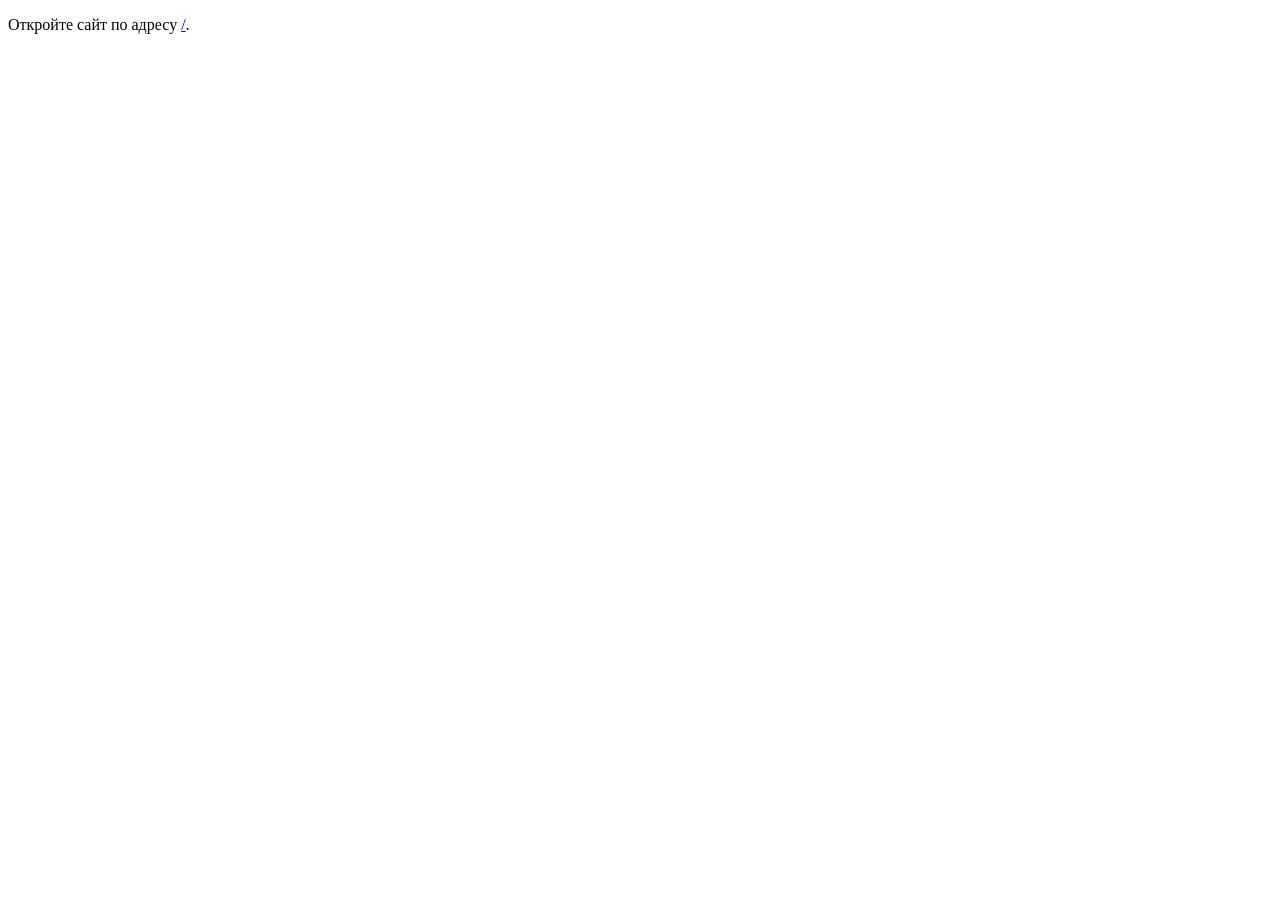
<file: index.html>
<!doctype html>
<html lang="ru">
<head>
  <meta charset="utf-8" />
  <meta name="viewport" content="width=device-width,initial-scale=1" />
  <title>Приглашение</title>
</head>
<body>
  <!--
    Эта страница больше НЕ делает редирект.
    Главная страница сайта отдаётся Nginx напрямую из /vladimirliliya на URL "/".
  -->
  <p>Откройте сайт по адресу <a href="/">/</a>.</p>
</body>
</html>
</file>
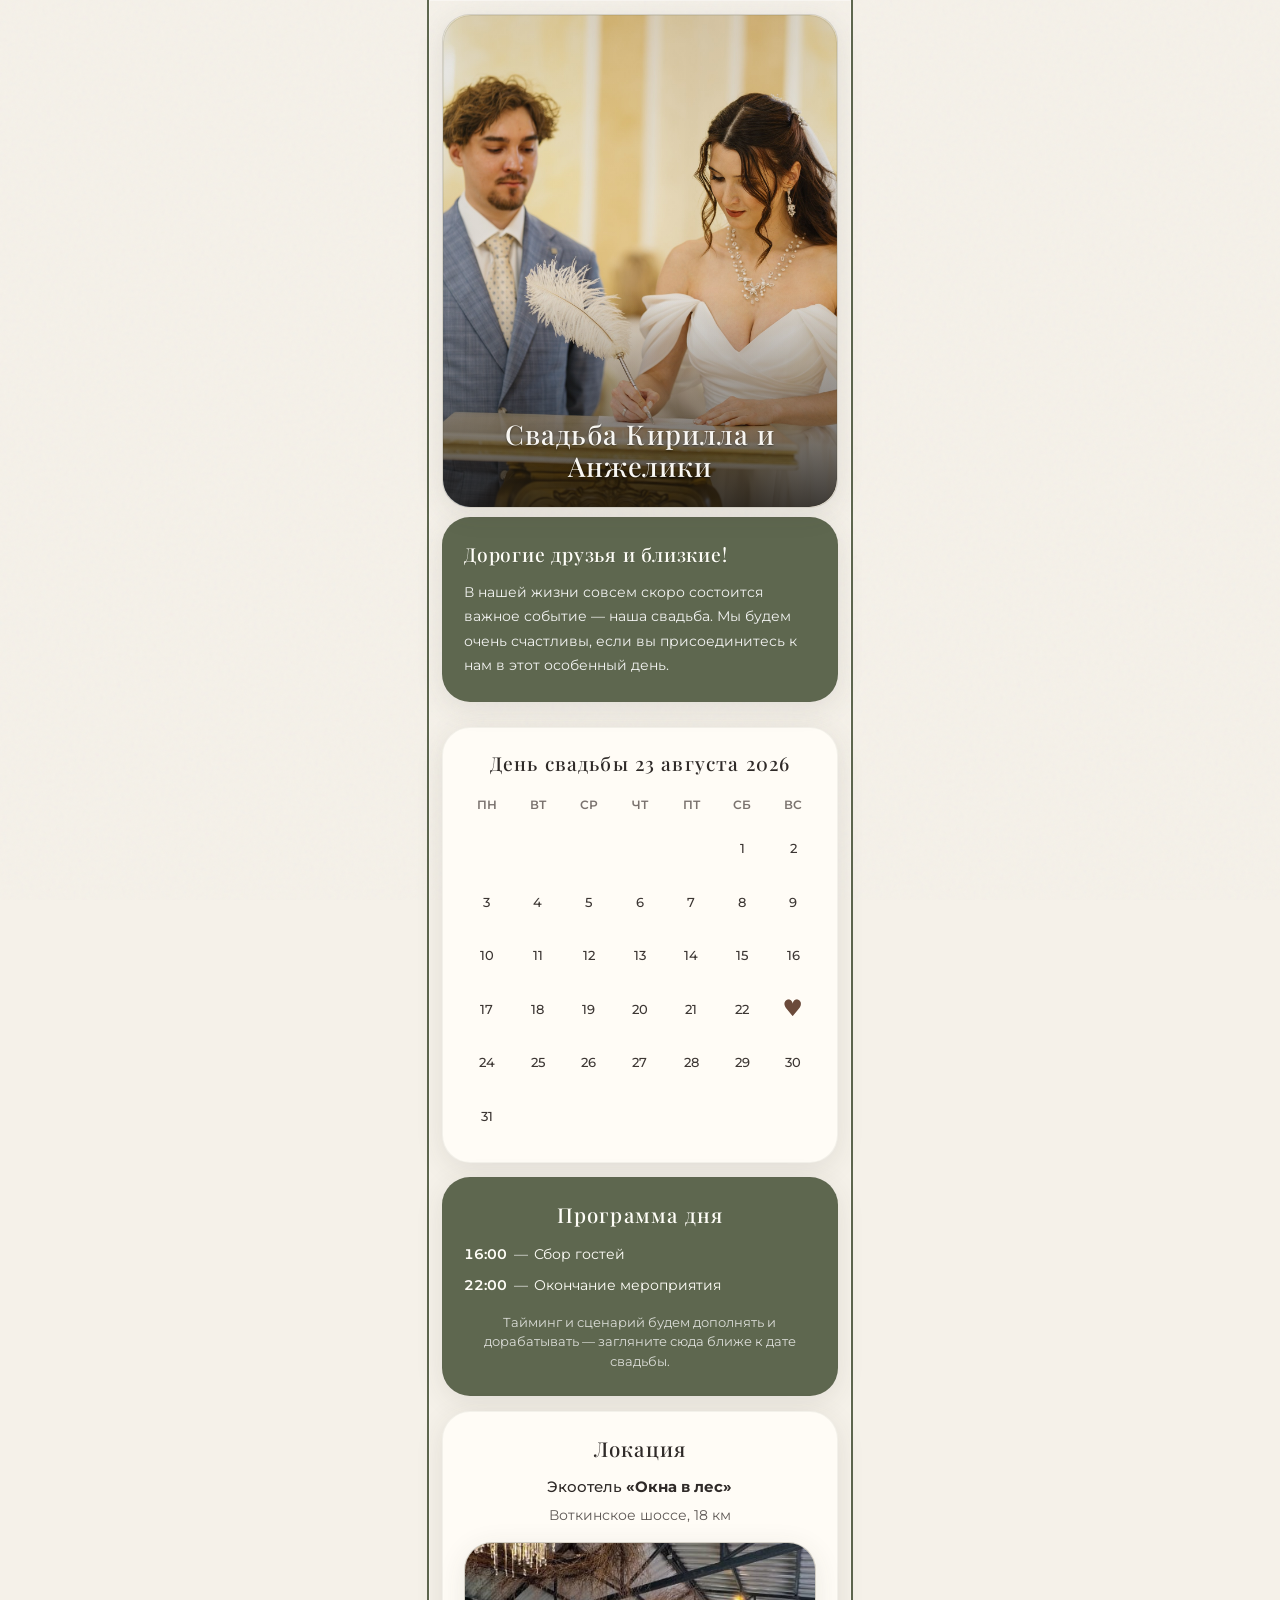
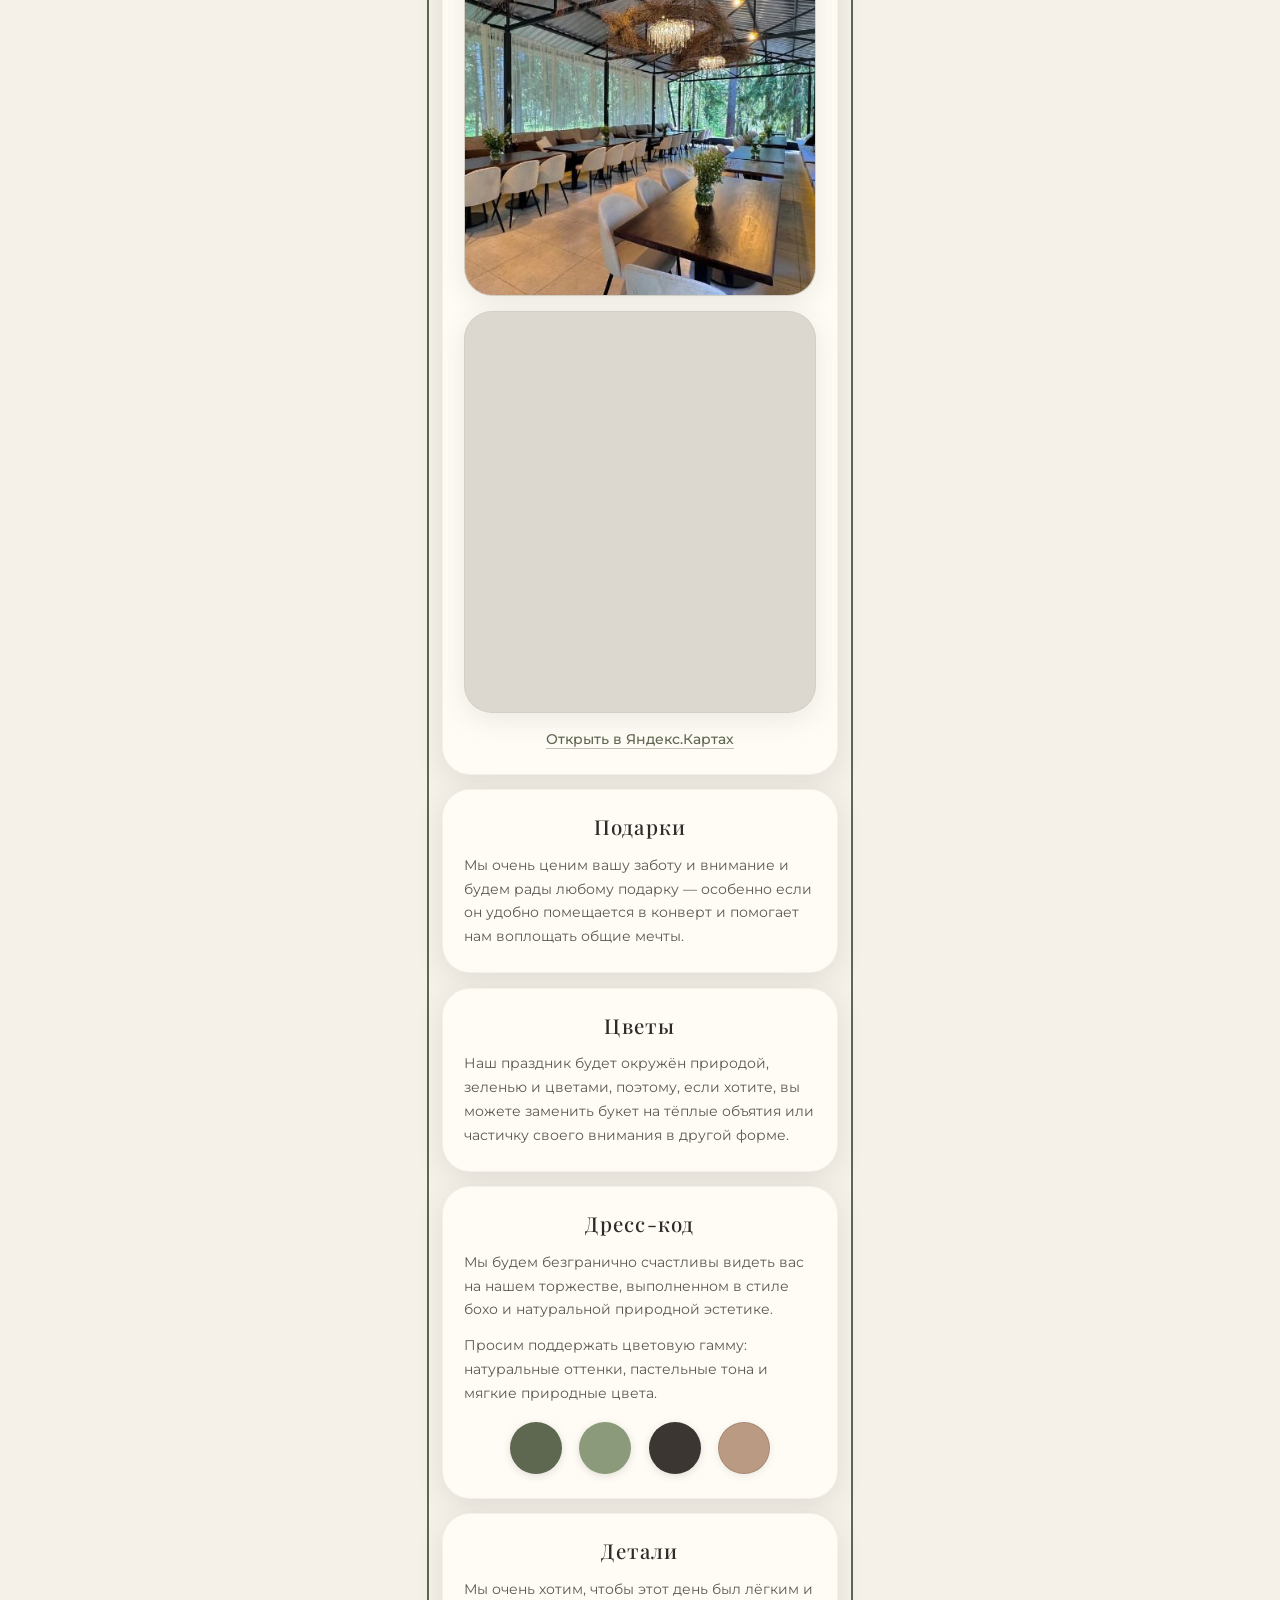
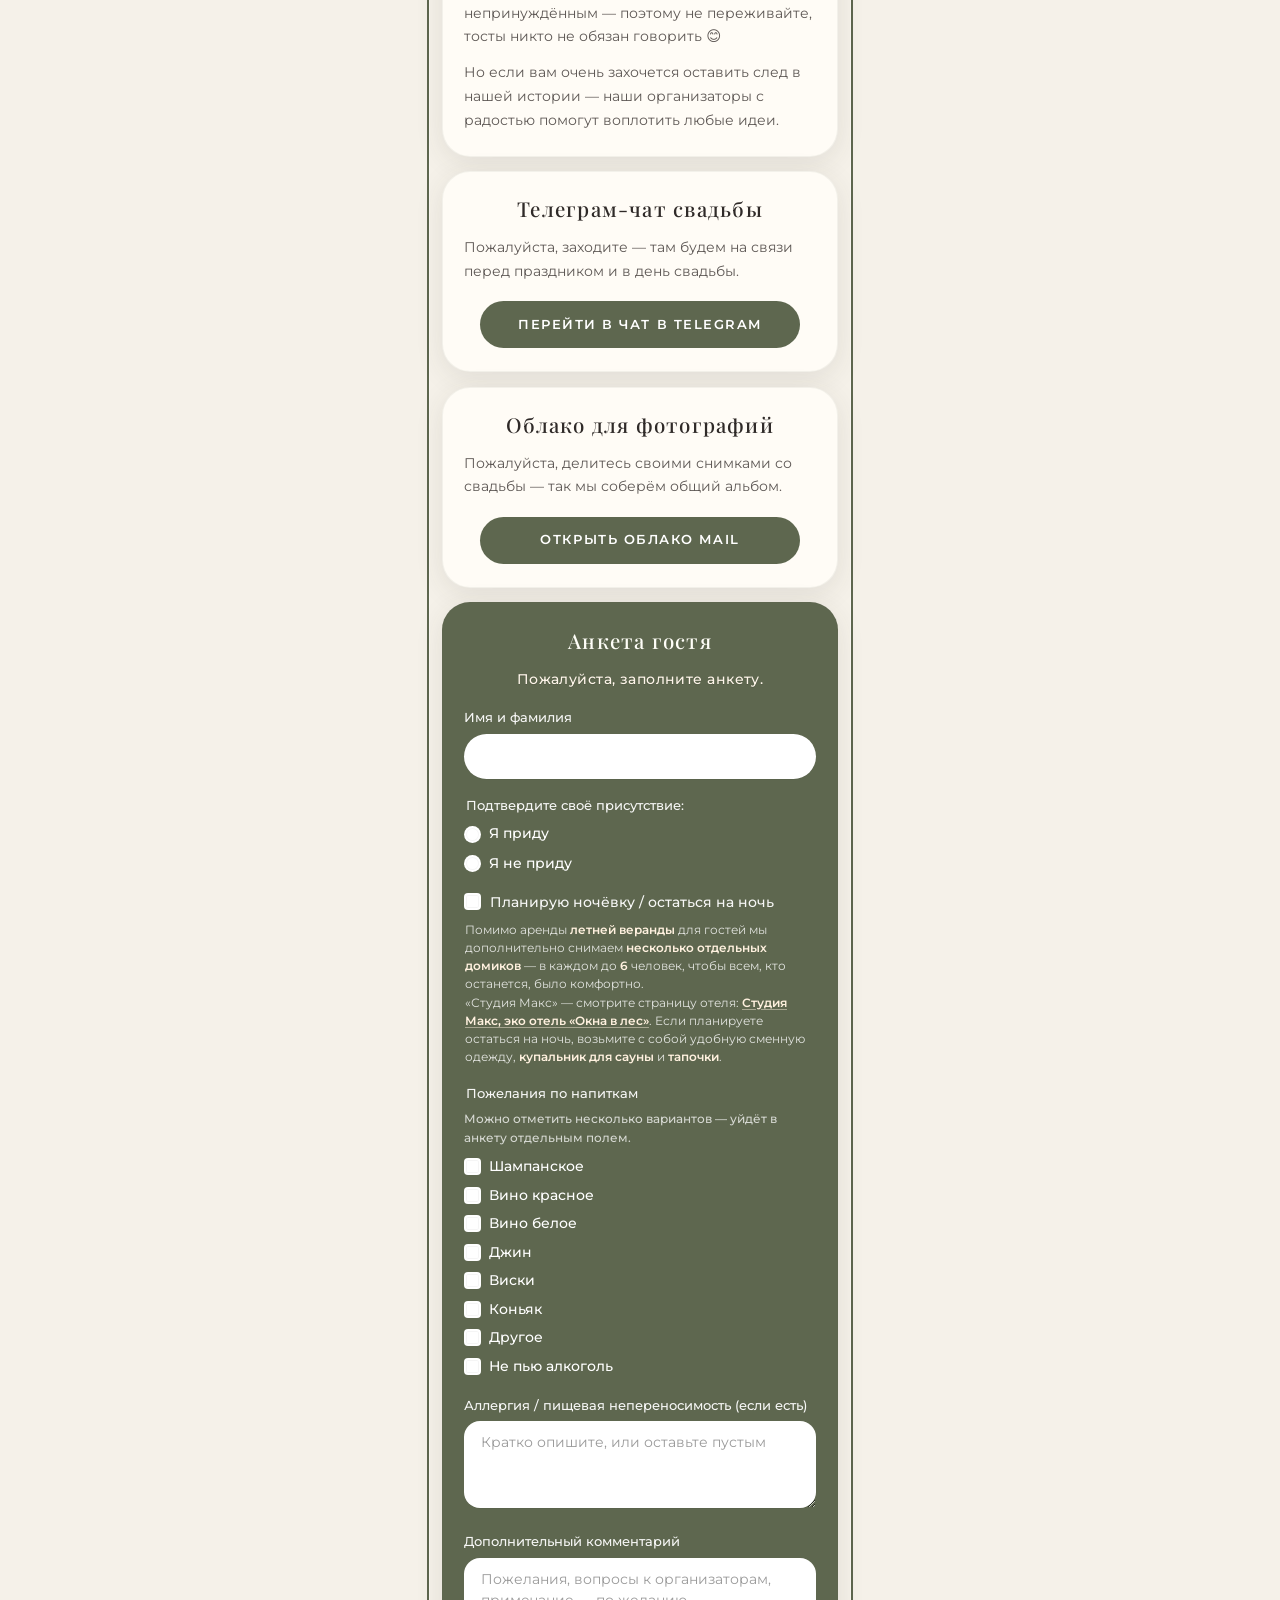
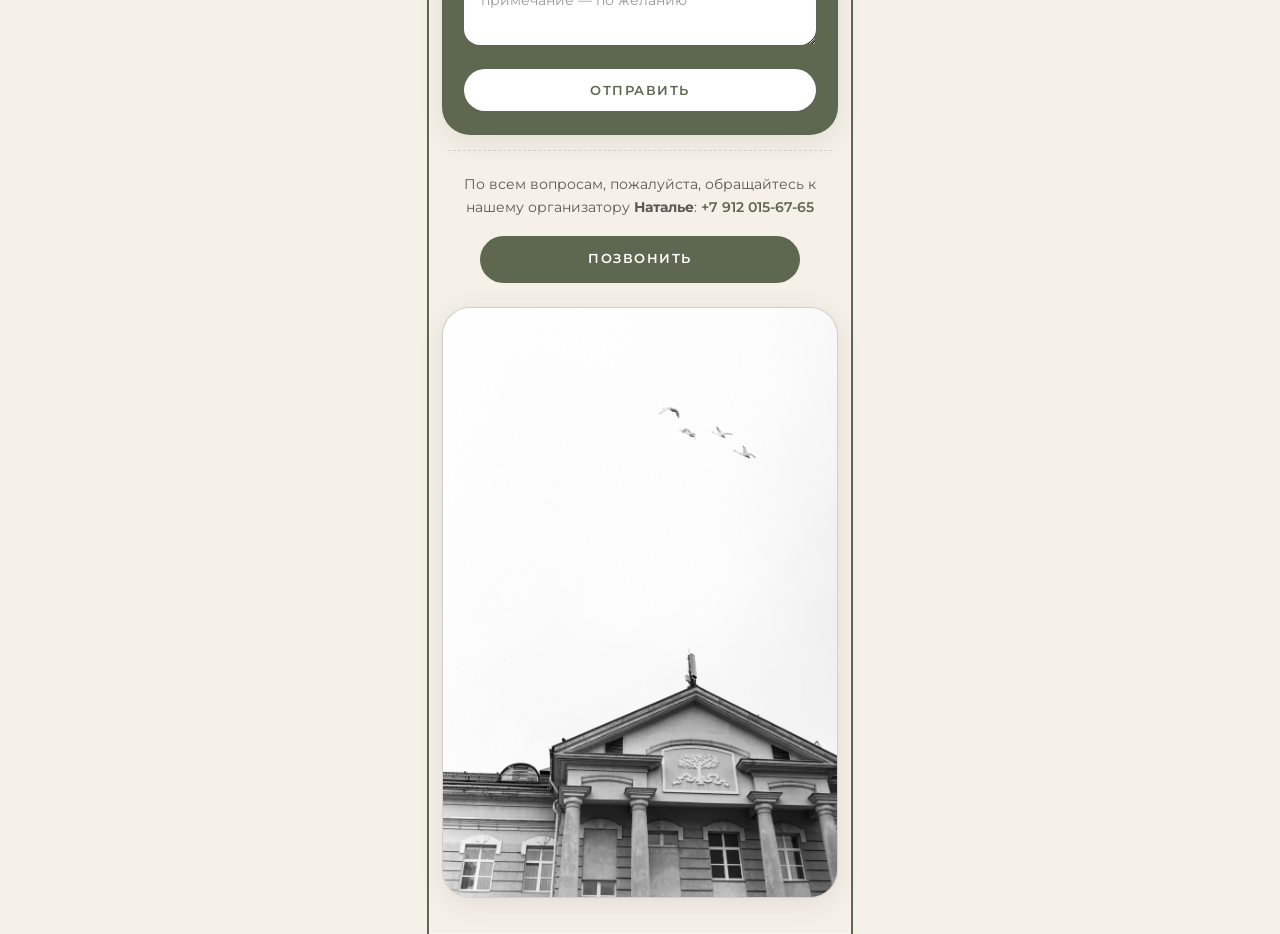
<file: site/index.html>
<!DOCTYPE html>
<html lang="ru">
  <head>
    <meta charset="UTF-8" />
    <meta name="viewport" content="width=device-width, initial-scale=1.0" />
    <title>Свадьба Кирилла и Анжелики</title>
    <link rel="preconnect" href="https://fonts.googleapis.com" />
    <link rel="preconnect" href="https://fonts.gstatic.com" crossorigin />
    <link
      href="https://fonts.googleapis.com/css2?family=Montserrat:wght@400;500;600&family=Playfair+Display:ital,wght@0,500;0,600;0,700;1,500&display=swap"
      rel="stylesheet"
    />
    <link rel="stylesheet" href="styles.css" />
  </head>
  <body>
    <main class="page page--ticket">
      <header class="hero">
        <div class="hero__photo card-media" role="group" aria-label="Пара">
          <img
            class="hero__image"
            src="img/image_1.jpg"
            width="2560"
            height="1707"
            alt="Кирилл и Анжелика"
            loading="eager"
            decoding="async"
          />
          <h1 class="hero__title">Свадьба Кирилла и Анжелики</h1>
        </div>
        <section class="greeting block block--olive" aria-label="Приглашение">
          <h2 class="greeting__headline">Дорогие друзья и близкие!</h2>
          <p class="greeting__text">
            В нашей жизни совсем скоро состоится важное событие — наша свадьба. Мы
            будем очень счастливы, если вы присоединитесь к нам в этот особенный
            день.
          </p>
        </section>
      </header>

      <section class="date-section block block--light" aria-labelledby="wedding-day-title">
        <h2 id="wedding-day-title" class="section-title">День свадьбы 23 августа 2026</h2>
        <div
          class="calendar"
          id="wedding-calendar"
          data-year="2026"
          data-month="8"
          data-wedding-day="23"
          role="group"
          aria-label="Календарь: август 2026, день свадьбы 23"
        >
          <div class="calendar__weekdays" id="calendar-weekdays"></div>
          <div class="calendar__grid" id="calendar-grid"></div>
        </div>
      </section>

      <section class="program block block--olive" aria-labelledby="program-title">
        <h2 id="program-title" class="section-title section-title--on-olive">Программа дня</h2>
        <ol class="program__list">
          <li><time datetime="16:00">16:00</time> <span>—</span> Сбор гостей</li>
          <li><time datetime="22:00">22:00</time> <span>—</span> Окончание мероприятия</li>
        </ol>
        <p class="program__note">
          Тайминг и сценарий будем дополнять и дорабатывать — загляните сюда ближе к дате свадьбы.
        </p>
      </section>

      <section class="location block block--light" aria-labelledby="location-title">
        <h2 id="location-title" class="section-title">Локация</h2>
        <p class="location__venue">Экоотель <strong>«Окна в лес»</strong></p>
        <p class="location__address">Воткинское шоссе, 18&nbsp;км</p>
        <div class="location__venue-photo card-media">
          <img
            src="img/image_3.jpg"
            width="433"
            height="596"
            alt="Площадка: экоотель «Окна в лес»"
            loading="lazy"
            decoding="async"
          />
        </div>
        <div class="location__map card-media">
          <iframe
            class="map-embed"
            title="Карта: экоотель «Окна в лес», Воткинское шоссе, 18 км"
            src="https://yandex.ru/map-widget/v1/?ll=53.441253%2C56.898589&z=16&l=map&ol=biz&oid=242993101496"
            width="100%"
            height="400"
            loading="lazy"
            allowfullscreen
            referrerpolicy="no-referrer-when-downgrade"
          ></iframe>
        </div>
        <p class="location__map-note">
          <a class="location__map-link" href="https://yandex.ru/maps/-/CPGwZA0~" rel="noopener noreferrer" target="_blank"
            >Открыть в Яндекс.Картах</a
          >
        </p>
      </section>

      <section class="gifts block block--light" aria-labelledby="gifts-title">
        <h2 id="gifts-title" class="section-title">Подарки</h2>
        <div class="content-text">
          <p>
            Мы очень ценим вашу заботу и внимание и будем рады любому подарку — особенно если
            он удобно помещается в конверт и помогает нам воплощать общие мечты.
          </p>
        </div>
      </section>

      <section class="flowers block block--light" aria-labelledby="flowers-title">
        <h2 id="flowers-title" class="section-title">Цветы</h2>
        <div class="content-text">
          <p>
            Наш праздник будет окружён природой, зеленью и цветами, поэтому, если хотите, вы
            можете заменить букет на тёплые объятия или частичку своего внимания в другой
            форме.
          </p>
        </div>
      </section>

      <section class="dress-code block block--light" aria-labelledby="dress-title">
        <h2 id="dress-title" class="section-title">Дресс-код</h2>
        <div class="content-text">
          <p>
            Мы будем безгранично счастливы видеть вас на нашем торжестве, выполненном в стиле
            бохо и натуральной природной эстетике.
          </p>
          <p>
            Просим поддержать цветовую гамму: натуральные оттенки, пастельные тона и мягкие
            природные цвета.
          </p>
        </div>
        <ul class="dress-code__swatches" aria-hidden="true">
          <li><span class="swatch" style="--c: #5e674f" title="оливковый"></span></li>
          <li><span class="swatch" style="--c: #8b9a7a" title="sage"></span></li>
          <li><span class="swatch" style="--c: #3c3633" title="тёплый уголь"></span></li>
          <li><span class="swatch swatch--border" style="--c: #ba9a83" title="кремовый"></span></li>
        </ul>
      </section>

      <section class="details block block--light" aria-labelledby="details-title">
        <h2 id="details-title" class="section-title">Детали</h2>
        <div class="content-text">
          <p>
            Мы очень хотим, чтобы этот день был лёгким и непринуждённым — поэтому не
            переживайте, тосты никто не обязан говорить 😊
          </p>
          <p>
            Но если вам очень захочется оставить след в нашей истории — наши организаторы с
            радостью помогут воплотить любые идеи.
          </p>
        </div>
      </section>

      <section class="links-tg block block--light" aria-labelledby="tg-chat-title">
        <h2 id="tg-chat-title" class="section-title">Телеграм-чат свадьбы</h2>
        <div class="content-text">
          <p>Пожалуйста, заходите — там будем на связи перед праздником и в день свадьбы.</p>
        </div>
        <a
          class="btn btn--olive links-external__btn"
          href="https://t.me/+bSqFEWIslkI1NzVi"
          rel="noopener noreferrer"
          target="_blank"
          >Перейти в чат в Telegram</a>
      </section>

      <section class="links-cloud block block--light" aria-labelledby="cloud-photos-title">
        <h2 id="cloud-photos-title" class="section-title">Облако для фотографий</h2>
        <div class="content-text">
          <p>Пожалуйста, делитесь своими снимками со свадьбы — так мы соберём общий альбом.</p>
        </div>
        <a
          class="btn btn--olive links-external__btn"
          href="https://cloud.mail.ru/public/DPTY/NURquRtPJ"
          rel="noopener noreferrer"
          target="_blank"
          >Открыть облако Mail</a>
      </section>

      <section class="rsvp block block--olive" id="anketa" aria-labelledby="rsvp-title">
        <h2 id="rsvp-title" class="section-title section-title--on-olive">Анкета гостя</h2>
        <p class="rsvp__request">Пожалуйста, заполните анкету.</p>
        <form class="form" id="rsvp-form" novalidate>
          <p class="form__error" id="form-error" role="alert" hidden></p>
          <div class="form__row">
            <label for="full_name">Имя и фамилия</label>
            <input type="text" id="full_name" name="full_name" autocomplete="name" required />
          </div>
          <fieldset class="form__fieldset">
            <legend class="form__legend">Подтвердите своё присутствие:</legend>
            <div class="form__radios" role="group" aria-label="Присутствие и +1">
              <div class="form__attend-row">
                <label class="choice form__attend-yes">
                  <input type="radio" name="attending" value="true" required />
                  <span class="choice__ui" aria-hidden="true"></span>
                  Я приду
                </label>
                <div class="form__with-couple-only" id="form-attend-couple" hidden>
                  <label
                    class="choice choice--check form__attend-plus1"
                    for="with_partner"
                    title="Приду с сопровождающим (+1)"
                    aria-label="Сопровождающий гость, плюс один"
                  >
                    <input
                      type="checkbox"
                      name="with_partner"
                      id="with_partner"
                      value="1"
                    />
                    <span class="choice__ui" aria-hidden="true"></span>
                    <span aria-hidden="true">+1</span>
                  </label>
                </div>
              </div>
              <label class="choice">
                <input type="radio" name="attending" value="false" required />
                <span class="choice__ui" aria-hidden="true"></span>
                Я не приду
              </label>
            </div>
          </fieldset>
          <div class="form__row form__row--check">
            <div class="form__overnight-block">
              <label class="choice choice--check choice--inline">
                <input
                  type="checkbox"
                  name="stay_overnight"
                  id="stay_overnight"
                  value="1"
                  aria-describedby="overnight-hint"
                />
                <span class="choice__ui" aria-hidden="true"></span>
                Планирую ночёвку / остаться на ночь
              </label>
              <div class="form__with-couple-only" id="form-overnight-couple" hidden>
                <label
                  class="choice choice--check choice--inline form__overnight-plus1 is-disabled"
                  for="overnight_plus1"
                  title="Станет доступно, если отмечена ночёвка"
                >
                  <input
                    type="checkbox"
                    name="overnight_plus1"
                    id="overnight_plus1"
                    value="1"
                    disabled
                    aria-describedby="overnight-plus1-desc"
                  />
                  <span class="choice__ui" aria-hidden="true"></span>
                  Планирую на ночевку +1
                </label>
                <p class="visually-hidden" id="overnight-plus1-desc">
                  Отметьте, если сопровождающему, как и вам, нужна ночёвка. Активно при выбранной
                  ночёвке.
                </p>
              </div>
            </div>
            <p class="form__overnight-info" id="overnight-hint">
              Помимо аренды <strong>летней веранды</strong> для гостей мы дополнительно
              снимаем <strong>несколько отдельных домиков</strong> — в каждом до
              <strong>6</strong> человек, чтобы всем, кто останется, было комфортно. <br>«Студия Макс» — смотрите страницу отеля:
              <a
                class="form__overnight-info-link"
                href="https://oknavles.ru/products/studiya-maks-31"
                rel="noopener noreferrer"
                target="_blank"
                >Студия Макс, эко&nbsp;отель «Окна в лес»</a>. Если планируете остаться на ночь, возьмите с собой удобную сменную одежду,
              <strong>купальник для сауны</strong> и <strong>тапочки</strong>.
            </p>
          </div>
          <fieldset class="form__fieldset">
            <legend class="form__legend">Пожелания по напиткам</legend>
            <p class="form__note" id="alcohol-hint">Можно отметить несколько вариантов — уйдёт в анкету отдельным полем.</p>
            <div class="form__checkboxes" aria-describedby="alcohol-hint">
              <label class="choice choice--check">
                <input type="checkbox" name="alcohol" value="champagne" />
                <span class="choice__ui" aria-hidden="true"></span>
                Шампанское
              </label>
              <label class="choice choice--check">
                <input type="checkbox" name="alcohol" value="red" />
                <span class="choice__ui" aria-hidden="true"></span>
                Вино красное
              </label>
              <label class="choice choice--check">
                <input type="checkbox" name="alcohol" value="white" />
                <span class="choice__ui" aria-hidden="true"></span>
                Вино белое
              </label>
              <label class="choice choice--check">
                <input type="checkbox" name="alcohol" value="gin" />
                <span class="choice__ui" aria-hidden="true"></span>
                Джин
              </label>
              <label class="choice choice--check">
                <input type="checkbox" name="alcohol" value="whiskey" />
                <span class="choice__ui" aria-hidden="true"></span>
                Виски
              </label>
              <label class="choice choice--check">
                <input type="checkbox" name="alcohol" value="cognac" />
                <span class="choice__ui" aria-hidden="true"></span>
                Коньяк
              </label>
              <label class="choice choice--check">
                <input type="checkbox" name="alcohol" value="other" class="alcohol-other" />
                <span class="choice__ui" aria-hidden="true"></span>
                Другое
              </label>
              <label class="choice choice--check">
                <input type="checkbox" name="alcohol" value="none" class="alcohol-no" />
                <span class="choice__ui" aria-hidden="true"></span>
                Не пью алкоголь
              </label>
            </div>
            <div
              class="form__alcohol-other-wrap is-disabled"
              id="alcohol-other-wrap"
              hidden
            >
              <label class="form__alcohol-other-label" for="alcohol_other">Напишите, что по душе</label>
              <textarea
                id="alcohol_other"
                name="alcohol_other"
                class="form__textarea form__textarea--compact"
                rows="2"
                maxlength="2000"
                disabled
                placeholder="Например: игристое, коктейли без сахара…"
                aria-label="Своё пожелание по напиткам"
              ></textarea>
            </div>
          </fieldset>
          <div class="form__row">
            <label for="allergy">Аллергия / пищевая непереносимость (если есть)</label>
            <textarea
              id="allergy"
              name="allergy"
              class="form__textarea"
              rows="3"
              placeholder="Кратко опишите, или оставьте пустым"
            ></textarea>
          </div>
          <div class="form__row">
            <label for="extra_comment">Дополнительный комментарий</label>
            <textarea
              id="extra_comment"
              name="extra_comment"
              class="form__textarea"
              rows="3"
              maxlength="2000"
              placeholder="Пожелания, вопросы к организаторам, примечание — по желанию"
            ></textarea>
          </div>
          <button type="submit" class="btn btn--light" id="rsvp-submit">Отправить</button>
        </form>
        <p class="form__thanks" id="form-thanks" role="status" hidden>Спасибо! Мы свяжемся с вами ближе к дате.</p>
      </section>

      <section class="organizer" aria-labelledby="org-title">
        <h2 id="org-title" class="visually-hidden">Свадебный организатор</h2>
        <p class="organizer__text">
          По всем вопросам, пожалуйста, обращайтесь к нашему организатору <strong>Наталье</strong>: 
          <a class="organizer__tel" href="tel:+79120156765">+7&nbsp;912&nbsp;015-67-65</a>
        </p>
        <a class="btn btn--olive" href="tel:+79120156765" id="call-natalia">Позвонить</a>
      </section>

      <footer class="footer card-media" aria-label="Пара в поле">
        <img
          src="img/image_2.jpg"
          width="1707"
          height="2560"
          alt="Кирилл и Анжелика"
          loading="lazy"
          decoding="async"
        />
      </footer>
    </main>
    <script src="app.js" defer></script>
  </body>
</html>
</file>
<file: site/styles.css>
/* ——— «Свадебный билет»: крем, оливка, рукописные имена (как макет-посадка) ——— */
:root {
  /* Палитра с приглашения-«билета» */
  --bg: #f5f1e9;
  --olive: #5e674f;
  --olive-dark: #4a5140;
  --text: #3c3633;
  --text-heading: #2f2a28;
  --text-muted: #5e5855;
  --text-subtle: #7a726e;
  --text-on-olive: #fffef8;
  --white: #ffffff;
  --paper: #fffcf6;
  --radius: 28px;
  --radius-pill: 999px;
  --radius-input: 999px;
  --max: 420px;
  --font-sans: "Montserrat", system-ui, -apple-system, "Segoe UI", sans-serif;
  --font-serif: "Playfair Display", Georgia, "Times New Roman", serif;
  --shadow: 0 6px 28px rgba(60, 54, 51, 0.1);
  --pad-x: 1.3rem;
  --pad-y: 1.45rem;
  --perforation: rgba(94, 103, 79, 0.2);
}

*,
*::before,
*::after {
  box-sizing: border-box;
}

html {
  -webkit-text-size-adjust: 100%;
}

body {
  margin: 0;
  min-height: 100dvh;
  background: var(--bg);
  color: var(--text);
  font-family: var(--font-sans);
  font-size: 0.95rem;
  line-height: 1.55;
  font-weight: 400;
  /* едва тёкстура «бумаги» */
  background-color: var(--bg);
  background-image: url("data:image/svg+xml,%3Csvg viewBox='0 0 256 256' xmlns='http://www.w3.org/2000/svg'%3E%3Cfilter id='a'%3E%3CfeTurbulence type='fractalNoise' baseFrequency='0.8' numOctaves='3' stitchTiles='stitch'/%3E%3C/filter%3E%3Crect width='100%25' height='100%25' filter='url(%23a)' opacity='0.035'/%3E%3C/svg%3E");
  background-attachment: fixed;
}

img {
  max-width: 100%;
  height: auto;
  display: block;
}

.page {
  max-width: var(--max);
  margin: 0 auto;
  padding: 0.9rem 1rem 2.5rem;
}

/* Боковые оливковые направляющие, как у посадочного / билета */
.page--ticket {
  max-width: calc(var(--max) + 0.4rem);
  border-left: 2px solid var(--olive);
  border-right: 2px solid var(--olive);
  box-shadow: inset 0 0 0 1px rgba(255, 255, 255, 0.4);
  border-radius: 0;
  padding: 0.9rem 0.85rem 2.2rem;
}

/* Линия перфорации между крупными блоками */
.page--ticket > * + * {
  border-top: 1px dashed var(--perforation);
  margin-top: 0.65rem;
  padding-top: 0.65rem;
}

/* Футер: без padding-top от правила выше — иначе «зазор» с фоном .card-media над картинкой */
.page--ticket > footer.footer {
  padding-top: 0;
}

/* ——— Типографика: serif «как в билете», ноты/данные — sans ——— */
.section-title {
  font-family: var(--font-serif);
  font-weight: 500;
  font-size: 1.28rem;
  line-height: 1.32;
  letter-spacing: 0.06em;
  text-align: center;
  color: var(--text-heading);
  margin: 0 0 0.9rem;
}

.section-title--on-olive {
  color: var(--text-on-olive);
}

/* ——— Герой: заголовок внизу, белый элегантный serif, градиент ——— */
.hero {
  display: flex;
  flex-direction: column;
  gap: 0.6rem;
}

/* Ленточка «свадебный билет» */
.hero__ticket-ribbon {
  margin: 0 0 0.1rem;
  text-align: center;
}

.hero__ticket-ribbon__inner {
  display: inline-block;
  padding: 0.35rem 0.5rem 0.45rem;
  font-family: var(--font-sans);
  font-size: 0.6rem;
  font-weight: 600;
  letter-spacing: 0.35em;
  text-transform: uppercase;
  color: var(--olive);
  background: color-mix(in srgb, var(--paper) 60%, var(--bg));
  border: 1px solid color-mix(in srgb, var(--olive) 22%, transparent);
  border-radius: 4px;
  box-shadow: 0 1px 0 rgba(255, 255, 255, 0.5);
}

.hero__photo {
  position: relative;
  isolation: isolate;
}

/* Лёгкая виньетка и рамка */
.hero__photo::before {
  content: "";
  position: absolute;
  inset: 0;
  z-index: 1;
  pointer-events: none;
  border-radius: var(--radius);
  background: radial-gradient(
    ellipse 100% 70% at 50% 50%,
    rgba(0, 0, 0, 0) 0%,
    rgba(20, 18, 16, 0.12) 100%
  );
  box-shadow: inset 0 0 0 1px color-mix(in srgb, var(--olive) 12%, transparent);
}

/* Низ кадра — плотнее, чтобы читалась белая надпись */
.hero__photo::after {
  content: "";
  position: absolute;
  left: 0;
  right: 0;
  bottom: 0;
  height: min(55%, 13.5rem);
  z-index: 1;
  pointer-events: none;
  border-radius: 0 0 var(--radius) var(--radius);
  background: linear-gradient(
    to top,
    rgba(20, 18, 16, 0.78) 0%,
    rgba(20, 18, 16, 0.38) 42%,
    rgba(20, 18, 16, 0) 100%
  );
}

.hero__plane {
  position: absolute;
  top: 0.6rem;
  right: 0.55rem;
  z-index: 3;
  color: #fff9f0;
  opacity: 0.92;
  filter: drop-shadow(0 1px 2px rgba(0, 0, 0, 0.35));
}

.hero__plane svg {
  display: block;
}

/* Заглавная строка: низ снимка, Playfair, белая */
.hero__title {
  position: absolute;
  z-index: 3;
  left: 0;
  right: 0;
  top: auto;
  bottom: 0;
  margin: 0;
  padding: 1.4rem 1.15rem 1.35rem;
  max-width: none;
  font-family: var(--font-serif);
  font-weight: 500;
  font-size: clamp(1.4rem, 4.2vw, 1.7rem);
  line-height: 1.2;
  letter-spacing: 0.04em;
  text-align: center;
  color: #f8f6f2;
  text-shadow:
    0 1px 2px rgba(0, 0, 0, 0.45),
    0 4px 24px rgba(0, 0, 0, 0.3);
}

@media (min-width: 380px) {
  .hero__title {
    font-size: 1.7rem;
    padding-bottom: 1.5rem;
  }
}

/* ——— Карточки и фото ——— */
.card-media {
  border-radius: var(--radius);
  overflow: hidden;
  box-shadow: var(--shadow);
  background: #ddd8cf;
  border: 1px solid color-mix(in srgb, var(--olive) 8%, transparent);
}

.card-media img,
.hero__image {
  width: 100%;
  object-fit: cover;
  aspect-ratio: 4 / 5;
}

.hero__image {
  position: relative;
  z-index: 0;
  display: block;
}

.block {
  border-radius: var(--radius);
  margin-bottom: 0.9rem;
  padding: var(--pad-y) var(--pad-x);
}

.block--light,
.date-section {
  background: var(--paper);
  box-shadow: var(--shadow);
  border: 1px solid color-mix(in srgb, var(--olive) 7%, transparent);
}

.block--olive {
  background: var(--olive);
  color: var(--text-on-olive);
  box-shadow: var(--shadow);
  border: 1px solid color-mix(in srgb, var(--olive) 20%, #0000);
}

/* ——— Приглашение (текст по левому краю) ——— */
.greeting {
  text-align: left;
}

.greeting__headline {
  font-family: var(--font-serif);
  font-size: 1.2rem;
  font-weight: 500;
  font-style: normal;
  letter-spacing: 0.04em;
  margin: 0 0 0.75rem;
  line-height: 1.35;
  color: var(--text-on-olive);
  text-align: left;
  text-shadow: 0 1px 0 rgba(0, 0, 0, 0.1);
}

.greeting__text {
  margin: 0;
  max-width: 32em;
  font-family: var(--font-sans);
  font-size: 0.9rem;
  line-height: 1.7;
  font-weight: 400;
  color: rgba(255, 255, 255, 0.92);
  text-align: left;
}

/* ——— Дата и календарь ——— */
.date-section .section-title {
  margin-bottom: 1.1rem;
  font-size: 1.2rem;
  color: var(--text-heading);
}

.calendar {
  --cell: minmax(0, 1fr);
}

.calendar__weekdays,
.calendar__grid {
  display: grid;
  grid-template-columns: repeat(7, var(--cell));
  gap: 0.35rem;
  text-align: center;
  font-size: 0.72rem;
  font-weight: 600;
  text-transform: uppercase;
  color: var(--text-subtle);
  font-family: var(--font-sans);
}

.calendar__grid {
  margin-top: 0.5rem;
  font-size: 0.85rem;
  font-weight: 500;
  text-transform: none;
  color: var(--text);
  gap: 0.4rem 0.35rem;
  row-gap: 0.5rem;
}

.calendar__day-name {
  padding: 0.2rem 0;
}

.calendar__day {
  aspect-ratio: 1;
  min-height: 2.25rem;
  display: flex;
  align-items: center;
  justify-content: center;
  border-radius: 8px;
  color: var(--text);
  font-size: 0.82rem;
  position: relative;
  font-family: var(--font-sans);
  font-weight: 500;
}

.calendar__day--empty {
  visibility: hidden;
  pointer-events: none;
}

/* день свадьбы: сердце коричневое, в тон «билету» */
.calendar__day--wedding {
  background: transparent;
  color: #6b4a3a;
  font-weight: 500;
}

.calendar__heart {
  color: #6b4a3a;
  font-size: 1.35rem;
  line-height: 1;
  display: block;
  transform: scale(1.05);
  filter: drop-shadow(0 0 0.5px color-mix(in srgb, #6b4a3a 45%, transparent));
}

/* ——— Программа ——— */
.program {
  text-align: left;
}

.program .section-title {
  text-align: center;
}

.program__list {
  list-style: none;
  margin: 0;
  padding: 0;
  font-family: var(--font-sans);
  font-size: 0.9rem;
  line-height: 1.65;
  font-weight: 400;
  color: var(--text-on-olive);
}

.program__list li {
  display: flex;
  flex-wrap: wrap;
  gap: 0.3rem 0.4rem;
  margin-bottom: 0.5rem;
  border-left: 0;
  padding-left: 0;
}

.program__list li:last-child {
  margin-bottom: 0;
}

.program__list time {
  font-weight: 600;
  min-width: 2.6rem;
  font-variant-numeric: tabular-nums;
}

.program__note {
  margin: 0.9rem 0 0;
  max-width: 32em;
  font-family: var(--font-sans);
  font-size: 0.8rem;
  line-height: 1.55;
  font-weight: 400;
  color: rgba(255, 255, 255, 0.78);
  text-align: center;
}

.program__list li span[aria-hidden="true"],
.program__list li > span {
  color: rgba(255, 255, 255, 0.85);
}

/* ——— Локация ——— */
.location .section-title {
  margin-bottom: 0.85rem;
  color: var(--text-heading);
}

.location__venue-photo {
  margin: 0 0 0.9rem;
}

.location__venue-photo.card-media img {
  width: 100%;
  object-fit: cover;
  aspect-ratio: 433 / 596;
  max-height: 22rem;
}

.location__venue {
  margin: 0 0 0.35rem;
  text-align: center;
  font-family: var(--font-sans);
  font-size: 0.95rem;
  font-weight: 500;
  color: var(--text-heading);
}

.location__address {
  margin: 0 0 1rem;
  text-align: center;
  font-family: var(--font-sans);
  font-size: 0.9rem;
  line-height: 1.5;
  font-weight: 400;
  color: var(--text-muted);
  padding: 0 0.2rem;
}

.location__map {
  padding: 0;
  overflow: hidden;
}

.map-embed {
  width: 100%;
  height: 400px;
  min-height: 240px;
  border: 0;
  display: block;
}

.location__map-note {
  margin: 0.9rem 0 0;
  text-align: center;
}

.location__map-link {
  font-size: 0.9rem;
  font-weight: 500;
  color: var(--olive);
  text-decoration: none;
  border-bottom: 1px solid rgba(94, 103, 79, 0.4);
}

.location__map-link:hover {
  border-bottom-color: var(--olive);
}

/* Подарки, цветы, дресс-код, детали — многостраничные блоки */
.content-text {
  text-align: left;
  max-width: 32em;
  margin: 0;
  line-height: 1.65;
  font-size: 0.9rem;
  font-family: var(--font-sans);
  font-weight: 400;
  color: var(--text-muted);
}

.content-text p {
  margin: 0 0 0.85em;
}

.content-text p:last-child {
  margin-bottom: 0;
}

.links-external__btn {
  max-width: 22rem;
  margin-left: auto;
  margin-right: auto;
}

.gifts .section-title,
.flowers .section-title,
.details .section-title,
.dress-code .section-title,
.links-tg .section-title,
.links-cloud .section-title {
  text-align: center;
  color: var(--text-heading);
  margin-left: auto;
  margin-right: auto;
  margin-bottom: 0.85rem;
}

.dress-code .content-text {
  margin-bottom: 1.05rem;
}

.dress-code__swatches {
  list-style: none;
  display: flex;
  justify-content: center;
  gap: 1.1rem;
  flex-wrap: wrap;
  margin: 0.25rem 0 0;
  padding: 0;
}

.swatch {
  --c: #999;
  width: 3.25rem;
  height: 3.25rem;
  border-radius: 50%;
  background: var(--c);
  display: block;
  box-shadow: 0 2px 8px rgba(0, 0, 0, 0.12);
}

.swatch--border {
  box-shadow: inset 0 0 0 1px rgba(0, 0, 0, 0.1), 0 2px 8px rgba(0, 0, 0, 0.08);
}

/* ——— Форма ——— */
.rsvp__request {
  margin: 0.15rem 0 1.05rem;
  text-align: center;
  font-family: var(--font-sans);
  font-size: 0.9rem;
  font-weight: 500;
  letter-spacing: 0.03em;
  color: #fff6eb;
  text-shadow: 0 1px 0 rgba(0, 0, 0, 0.1);
}

/* Скрываем после начала работы с формой или после успешной отправки */
.rsvp.is-filling .rsvp__request,
.rsvp.is-sent .rsvp__request {
  display: none;
}

.form {
  text-align: left;
}

.form__error {
  margin: 0 0 0.85rem;
  padding: 0.5rem 0.65rem;
  font-size: 0.8rem;
  line-height: 1.4;
  color: #2a2220;
  background: #ffd9d4;
  border-radius: 10px;
  border: 1px solid rgba(180, 60, 50, 0.35);
}

.form__row {
  margin-bottom: 1rem;
}

.form__row--check {
  display: flex;
  flex-direction: column;
  align-items: flex-start;
  margin-bottom: 1.05rem;
}

.form__overnight-info {
  margin: 0.5rem 0 0 0.05rem;
  max-width: 32em;
  width: 100%;
  font-size: 0.76rem;
  line-height: 1.5;
  font-weight: 400;
  color: rgba(255, 255, 255, 0.82);
}

.form__overnight-info strong {
  color: #fff1df;
  font-weight: 600;
}

.form__overnight-info-link {
  color: #fff1df;
  font-weight: 600;
  text-decoration: underline;
  text-decoration-color: rgba(255, 241, 223, 0.45);
  text-underline-offset: 0.15em;
}

.form__overnight-info-link:hover {
  color: #fff;
  text-decoration-color: rgba(255, 255, 255, 0.55);
}

.form__row label,
.form__legend,
.form__fieldset {
  display: block;
  font-size: 0.82rem;
  font-weight: 500;
  margin-bottom: 0.4rem;
  color: rgba(255, 255, 255, 0.95);
}

.form__row input {
  width: 100%;
  border: 0;
  border-radius: var(--radius-input);
  padding: 0.72rem 1.1rem;
  min-height: 2.7rem;
  font: inherit;
  font-size: 0.9rem;
  color: var(--text);
  background: var(--white);
  box-shadow: 0 1px 0 rgba(0, 0, 0, 0.04);
}

.form__textarea {
  width: 100%;
  min-height: 4.5rem;
  border: 0;
  border-radius: 16px;
  padding: 0.7rem 1.05rem;
  font: inherit;
  font-size: 0.9rem;
  color: var(--text);
  background: var(--white);
  box-shadow: 0 1px 0 rgba(0, 0, 0, 0.04);
  resize: vertical;
  line-height: 1.5;
}

.form__textarea--compact {
  min-height: 3.15rem;
}

.form__alcohol-other-wrap {
  width: 100%;
  max-width: 100%;
  margin: 0.2rem 0 0.15rem;
  box-sizing: border-box;
}

.form__alcohol-other-label {
  display: block;
  font-size: 0.8rem;
  font-weight: 500;
  margin: 0 0 0.4rem 0.05rem;
  color: rgba(255, 255, 255, 0.9);
  letter-spacing: 0.02em;
}

.form__row input::placeholder,
.form__textarea::placeholder {
  color: #9a9a9a;
  font-weight: 400;
}

.form__row--check .choice--inline {
  display: flex;
  align-items: flex-start;
  gap: 0.55rem;
  line-height: 1.4;
  font-size: 0.86rem;
  max-width: 100%;
  padding-top: 0.1rem;
}

.form__fieldset {
  border: 0;
  margin: 0 0 1.1rem;
  padding: 0;
}

.form__legend {
  margin: 0 0 0.5rem;
}

.form__note {
  font-size: 0.75rem;
  margin: -0.1rem 0 0.55rem;
  color: rgba(255, 255, 255, 0.75);
}

.form__attend-row {
  display: flex;
  flex-wrap: nowrap;
  align-items: center;
  gap: 0.45rem 1rem;
  width: 100%;
}

.form__attend-yes {
  flex: 0 1 auto;
}

.form__attend-plus1 {
  flex: 0 0 auto;
  font-weight: 600;
  letter-spacing: 0.04em;
}

.form__overnight-block {
  display: flex;
  flex-direction: column;
  align-items: flex-start;
  gap: 0.45rem;
  width: 100%;
}

.form__overnight-block .choice--inline {
  margin-bottom: 0;
}

/* Второй чекбокс — тот же вид, что и «Планирую ночёвку», до активации приглушён */
.form__overnight-plus1 {
  width: 100%;
  max-width: 100%;
  transition: opacity 0.2s;
}

.form__overnight-plus1.is-disabled {
  opacity: 0.45;
  pointer-events: none;
  cursor: default;
}

.form__attend-plus1.is-disabled {
  opacity: 0.45;
  pointer-events: none;
}

.form__radios,
.form__checkboxes {
  display: flex;
  flex-direction: column;
  gap: 0.5rem;
}

.form__checkboxes {
  display: grid;
  gap: 0.45rem;
}

.choice {
  position: relative;
  display: flex;
  align-items: center;
  gap: 0.5rem;
  font-size: 0.86rem;
  color: var(--white);
  cursor: pointer;
  user-select: none;
}

.choice input {
  position: absolute;
  left: 0.15rem;
  top: 50%;
  width: 1.05rem;
  height: 1.05rem;
  margin: 0;
  margin-top: -0.52rem;
  padding: 0;
  border: 0;
  cursor: pointer;
  opacity: 0;
  z-index: 2;
}

.choice__ui {
  width: 1.05rem;
  height: 1.05rem;
  border-radius: 50%;
  flex-shrink: 0;
  background: var(--white);
  border: 2px solid rgba(255, 255, 255, 0.4);
  box-shadow: 0 0 0 1px rgba(0, 0, 0, 0.04) inset;
  transition: background 0.15s, box-shadow 0.15s, border-color 0.15s;
}

.choice--check .choice__ui {
  border-radius: 4px;
}

.choice:focus-within .choice__ui {
  outline: 2px solid #fff;
  outline-offset: 2px;
}

input:checked + .choice__ui {
  background: var(--olive);
  box-shadow: inset 0 0 0 3px var(--white);
  border-color: var(--white);
}

.choice--check input:checked + .choice__ui {
  background: var(--olive);
}

.btn {
  display: block;
  width: 100%;
  margin-top: 1.1rem;
  padding: 0.85rem 1.2rem;
  font-family: var(--font-sans);
  font-size: 0.8rem;
  font-weight: 600;
  letter-spacing: 0.12em;
  text-transform: uppercase;
  text-align: center;
  text-decoration: none;
  border: 0;
  border-radius: var(--radius-pill);
  cursor: pointer;
  transition: transform 0.1s, filter 0.15s, opacity 0.15s;
}

.btn:active {
  transform: scale(0.98);
}

.btn--light {
  background: var(--white);
  color: var(--olive);
}

.btn--light:hover,
.btn--olive:hover {
  filter: brightness(1.04);
}

.btn--olive {
  background: var(--olive);
  color: var(--white);
  max-width: 20rem;
  margin-left: auto;
  margin-right: auto;
}

.form__thanks {
  margin: 0.9rem 0 0;
  text-align: center;
  font-size: 0.9rem;
  color: rgba(255, 255, 255, 0.95);
}

.rsvp.is-sent .form {
  display: none;
}

.rsvp.is-sent .form__thanks[hidden] {
  display: block;
}

/* ——— Организатор: на фоне страницы, без отдельной карточки (макет) ——— */
.organizer {
  text-align: center;
  background: transparent;
  box-shadow: none;
  padding: 1.4rem 0.6rem 0.4rem;
  margin: 0;
  max-width: 24rem;
  margin-left: auto;
  margin-right: auto;
}

.organizer__text {
  margin: 0 0 1.1rem;
  font-family: var(--font-sans);
  font-size: 0.88rem;
  line-height: 1.6;
  font-weight: 400;
  color: var(--text-muted);
}

.organizer__tel {
  color: var(--olive);
  font-weight: 600;
  text-decoration: none;
  white-space: nowrap;
}

.organizer__tel:hover {
  text-decoration: underline;
}

.footer {
  margin-top: 1.1rem;
}

/* Футер: без принудительного aspect-ratio и cover у .card-media img —
   иначе верх портретного кадра обрезается и кажется, что картинка «уехала» вниз */
.footer.card-media {
  line-height: 0;
}

.footer.card-media img {
  width: 100%;
  height: auto;
  margin: 0;
  aspect-ratio: auto;
  object-fit: unset;
}

/* ——— Служебное ——— */
.visually-hidden {
  position: absolute;
  width: 1px;
  height: 1px;
  padding: 0;
  margin: -1px;
  overflow: hidden;
  clip: rect(0, 0, 0, 0);
  white-space: nowrap;
  border: 0;
}
</file>
